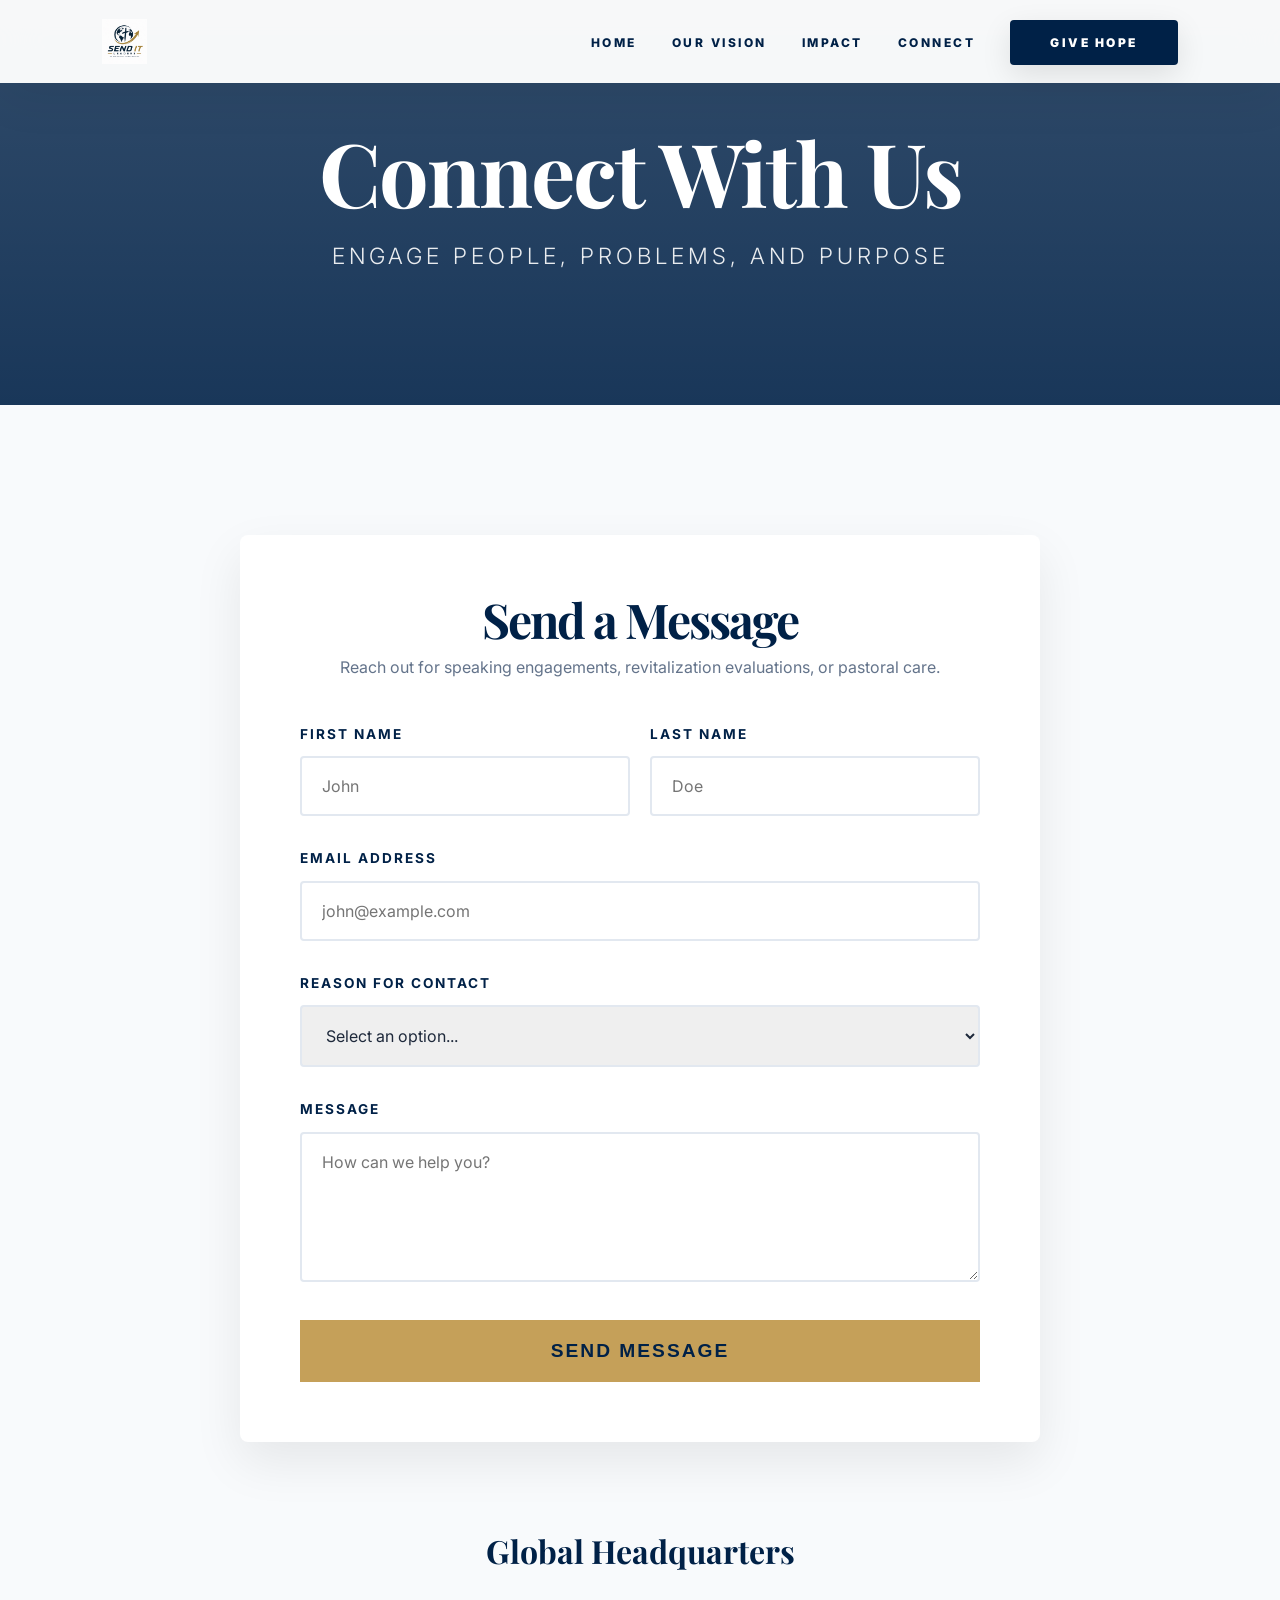
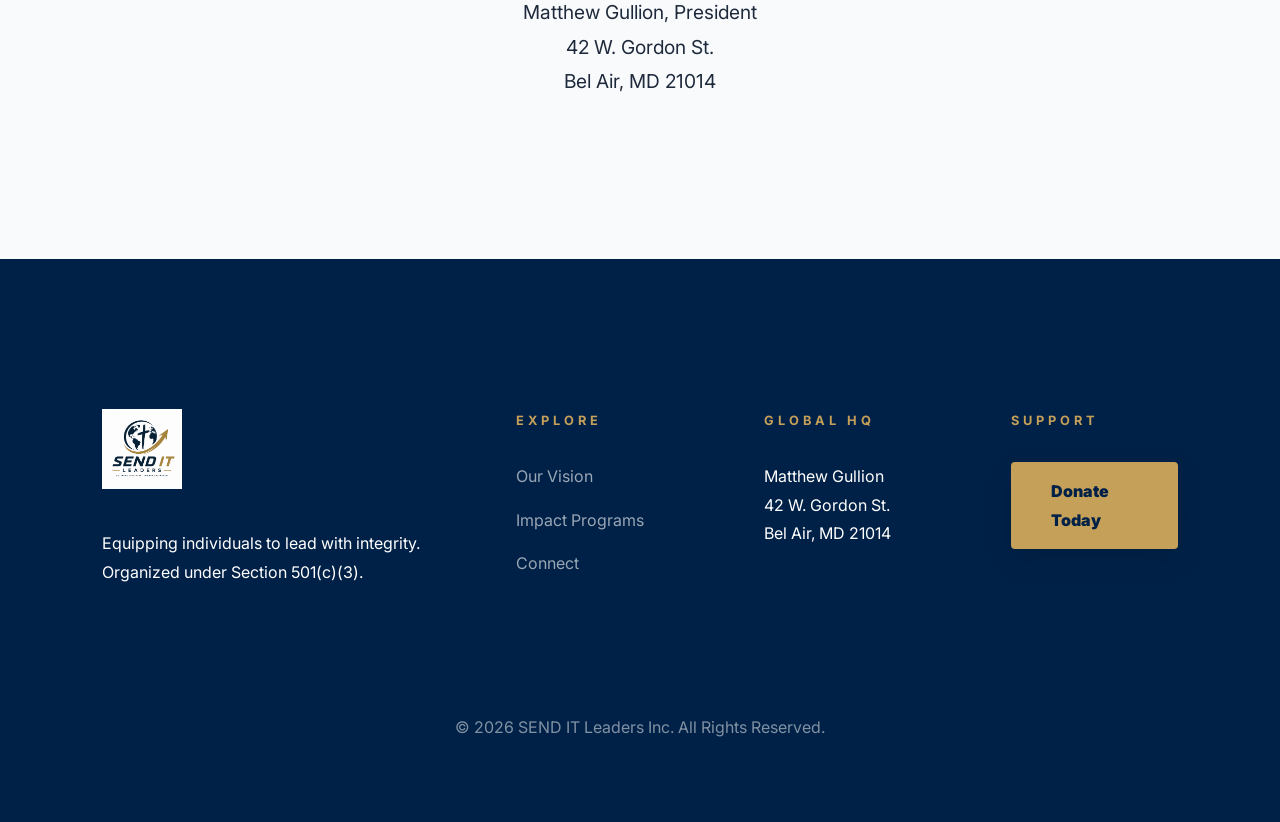
<file: contact.html>
<!DOCTYPE html>
<html lang="en">
<head>
    <meta charset="UTF-8">
    <meta name="viewport" content="width=device-width, initial-scale=1.0">
    <title>Connect | SEND IT LEADERS</title>
    <meta name="description" content="Get in touch with SEND IT LEADERS. Connect with us to learn more about our mission and programs.">
    <meta property="og:title" content="Connect | SEND IT LEADERS">
    <meta property="og:description" content="Get in touch with SEND IT LEADERS. Connect with us to learn more about our mission and programs.">
    <meta property="og:image" content="https://senditleaders.com/logo.jpeg">
    <meta property="og:url" content="https://senditleaders.com/contact.html">
    <meta property="og:type" content="website">
    <meta property="og:site_name" content="SEND IT LEADERS">
    <meta name="twitter:card" content="summary_large_image">
    <link rel="icon" type="image/jpeg" href="logo.jpeg">
    <link rel="stylesheet" href="style.css">
</head>
<body style="background: #f8fafc;">

    <header id="header" class="active">
        <div class="nav-flex">
            <a href="index.html" class="brand" style="color: var(--navy);"><img src="logo.jpeg" alt="Send It Leaders" class="brand-logo">SEND IT <span>LEADERS</span></a>
            <button class="hamburger" onclick="document.getElementById('mobile-menu').classList.add('open')" aria-label="Menu">
                <span></span><span></span><span></span>
            </button>
            <ul class="menu-list" id="mobile-menu">
                <li class="mobile-close-li"><button class="mobile-close" onclick="document.getElementById('mobile-menu').classList.remove('open')" aria-label="Close menu">&times;</button></li>
                <li><a href="index.html" style="color: var(--navy);">Home</a></li>
                <li><a href="about.html" style="color: var(--navy);">Our Vision</a></li>
                <li><a href="programs.html" style="color: var(--navy);">Impact</a></li>
                <li><a href="contact.html" style="color: var(--navy);">Connect</a></li>
                <li><a href="give.html" class="btn-cta-nav" style="background: var(--navy); color: var(--white) !important;">Give Hope</a></li>
            </ul>
        </div>
    </header>

    <section class="inner-masthead" style="height: 45vh;">
        <div class="inner-hero-parallax" style="background-image: linear-gradient(rgba(0,33,71,0.8), rgba(0,33,71,0.9)), url('https://images.unsplash.com/photo-1523240795612-9a054b0db644?q=80&w=2400');"></div>
        <div class="inner-hero-inner">
            <h1>Connect With Us</h1>
            <p>Engage People, Problems, and Purpose</p>
        </div>
    </section>

    <section class="section-flow visible" style="padding-top: 50px;">
        <div class="form-wrapper">
            <div style="text-align: center; margin-bottom: 40px;">
                <h2 style="font-size: 3rem; margin-bottom: 10px;">Send a Message</h2>
                <p style="color: var(--text-muted);">Reach out for speaking engagements, revitalization evaluations, or pastoral care.</p>
            </div>

            <form id="contact-form">
                <div style="display: grid; grid-template-columns: 1fr 1fr; gap: 20px;">
                    <div class="form-group">
                        <label for="fname">First Name</label>
                        <input type="text" id="fname" class="form-control" placeholder="John" required>
                    </div>
                    <div class="form-group">
                        <label for="lname">Last Name</label>
                        <input type="text" id="lname" class="form-control" placeholder="Doe" required>
                    </div>
                </div>

                <div class="form-group">
                    <label for="email">Email Address</label>
                    <input type="email" id="email" class="form-control" placeholder="john@example.com" required>
                </div>

                <div class="form-group">
                    <label for="subject">Reason for Contact</label>
                    <select id="subject" class="form-control" required>
                        <option value="">Select an option...</option>
                        <option value="Speaking & Teaching Inquiry">Speaking & Teaching Inquiry</option>
                        <option value="Counseling & Consolation">Counseling & Consolation</option>
                        <option value="Revitalization Evaluation">Revitalization Evaluation</option>
                        <option value="General Inquiry">General Inquiry</option>
                    </select>
                </div>

                <div class="form-group">
                    <label for="message">Message</label>
                    <textarea id="message" class="form-control" placeholder="How can we help you?" required></textarea>
                </div>

                <button type="submit" class="submit-btn" id="submit-btn">Send Message</button>
                <div id="form-status" style="text-align: center; margin-top: 15px; display: none;"></div>
            </form>

            <script>
                document.getElementById('contact-form').addEventListener('submit', async function(e) {
                    e.preventDefault();
                    const btn = document.getElementById('submit-btn');
                    const status = document.getElementById('form-status');

                    btn.disabled = true;
                    btn.textContent = 'Sending...';
                    btn.style.opacity = '0.6';

                    const data = {
                        'First Name': document.getElementById('fname').value,
                        'Last Name': document.getElementById('lname').value,
                        'Email': document.getElementById('email').value,
                        'Reason for Contact': document.getElementById('subject').value,
                        'Message': document.getElementById('message').value,
                        '_subject': 'New Contact from SendItLeaders.com',
                        '_captcha': 'false',
                        '_template': 'box'
                    };

                    try {
                        const res = await fetch('https://formsubmit.co/ajax/info@senditleaders.com', {
                            method: 'POST',
                            headers: { 'Content-Type': 'application/json', 'Accept': 'application/json' },
                            body: JSON.stringify(data)
                        });

                        if (res.ok) {
                            status.style.display = 'block';
                            status.innerHTML = '<p style="color: var(--gold); font-weight: 700; font-size: 1.2rem;">Message Sent Successfully!</p><p style="color: var(--text-muted);">We\'ll get back to you as soon as possible.</p>';
                            document.getElementById('contact-form').reset();
                            btn.textContent = 'Sent!';
                            btn.style.background = 'var(--navy)';
                            btn.style.color = 'var(--gold)';
                        } else {
                            throw new Error('Failed');
                        }
                    } catch (err) {
                        status.style.display = 'block';
                        status.innerHTML = '<p style="color: #e74c3c; font-weight: 700;">Something went wrong. Please email us directly at info@senditleaders.com</p>';
                        btn.disabled = false;
                        btn.textContent = 'Send Message';
                        btn.style.opacity = '1';
                    }
                });
            </script>
        </div>
        
        <div style="text-align: center; margin-top: 80px;">
            <h3 style="font-family: 'Playfair Display', serif; font-size: 2rem; color: var(--navy); margin-bottom: 15px;">Global Headquarters</h3>
            <p style="font-size: 1.2rem; color: var(--slate);">Matthew Gullion, President<br>42 W. Gordon St.<br>Bel Air, MD 21014</p>
        </div>
    </section>

    <footer>
        <div class="footer-main-grid">
            <div>
                <div class="footer-logo"><img src="logo.jpeg" alt="Send It Leaders" style="height: 80px; margin-bottom: 15px; display: block;"></div>
                <p>Equipping individuals to lead with integrity. Organized under Section 501(c)(3).</p>
            </div>
            <div>
                <h4>Explore</h4>
                <a href="about.html">Our Vision</a>
                <a href="programs.html">Impact Programs</a>
                <a href="contact.html">Connect</a>
            </div>
            <div>
                <h4>Global HQ</h4>
                <p>Matthew Gullion<br>42 W. Gordon St.<br>Bel Air, MD 21014</p>
            </div>
            <div>
                <h4>Support</h4>
                <a href="give.html" class="btn-cta-nav">Donate Today</a>
            </div>
        </div>
        <div style="margin-top: 120px; text-align: center; opacity: 0.5;">
            <p>&copy; 2026 SEND IT Leaders Inc. All Rights Reserved.</p>
        </div>
    </footer>
</body>
</html>
</file>
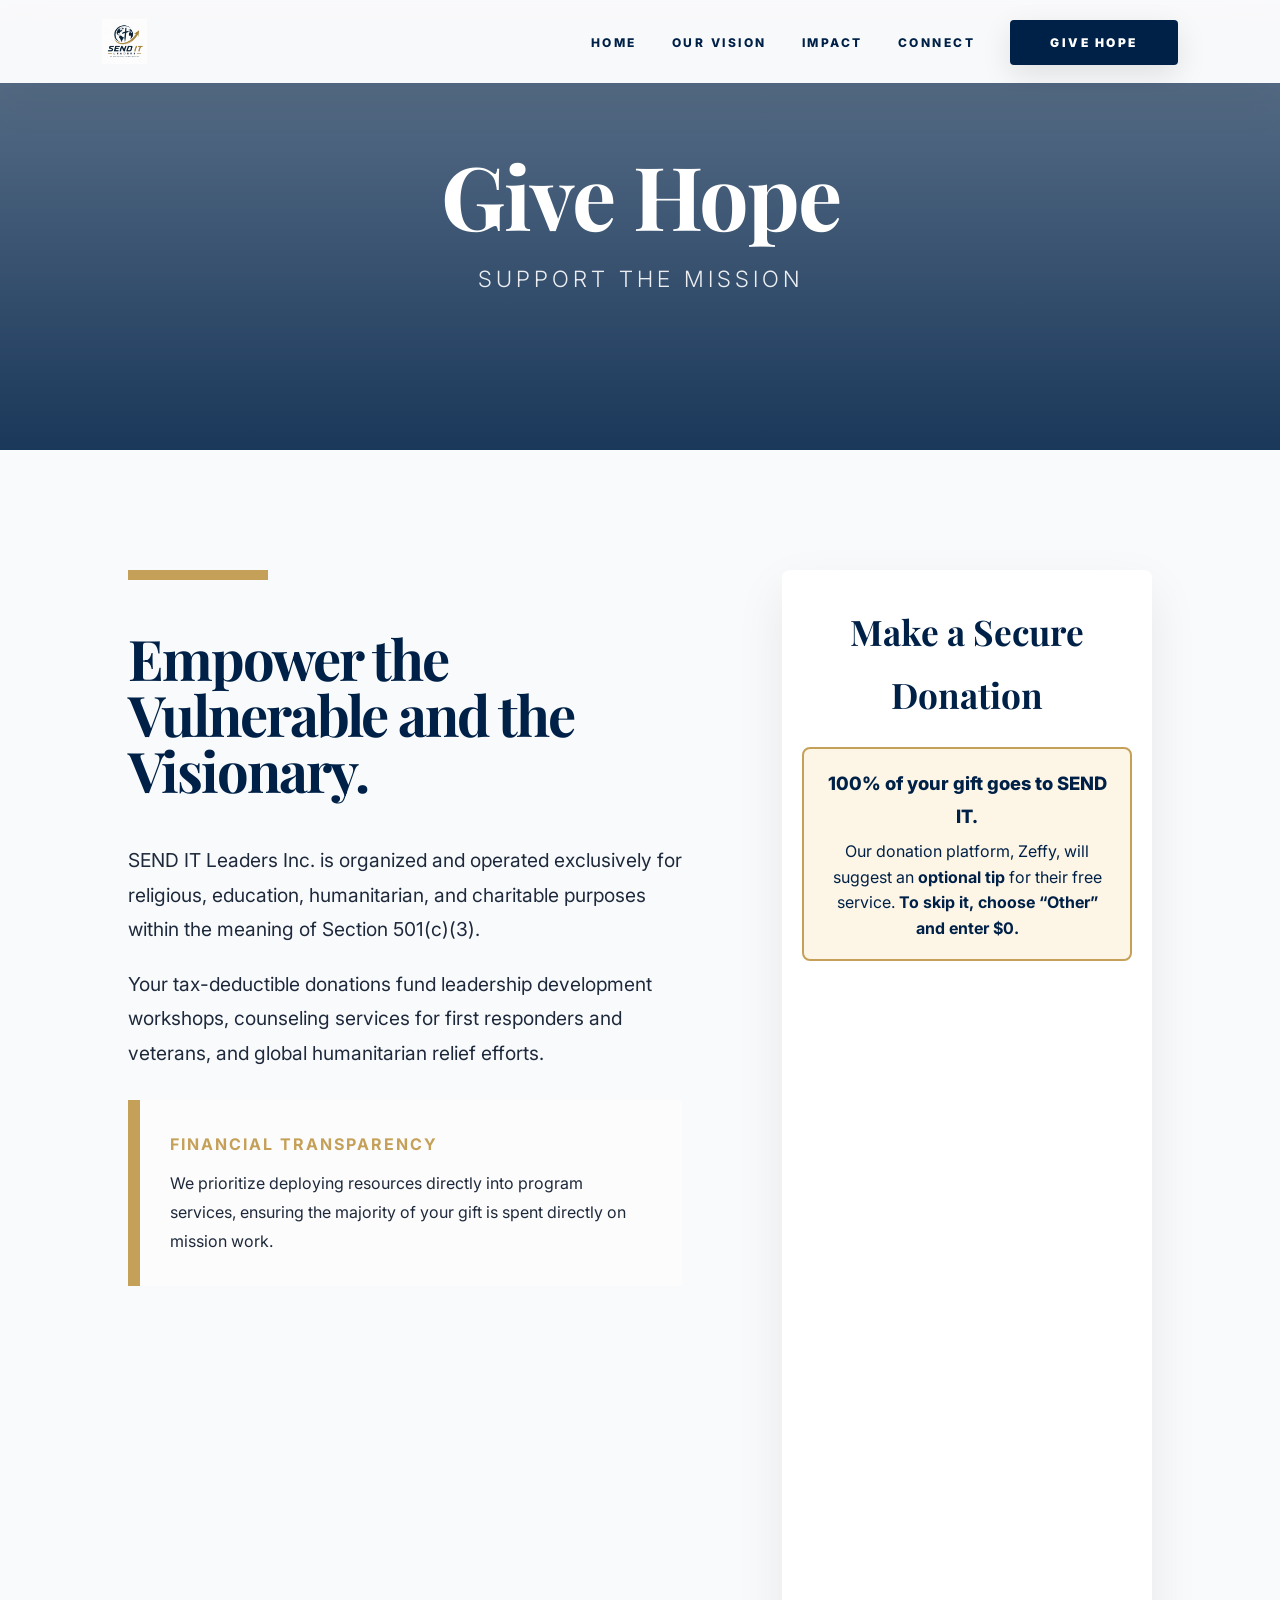
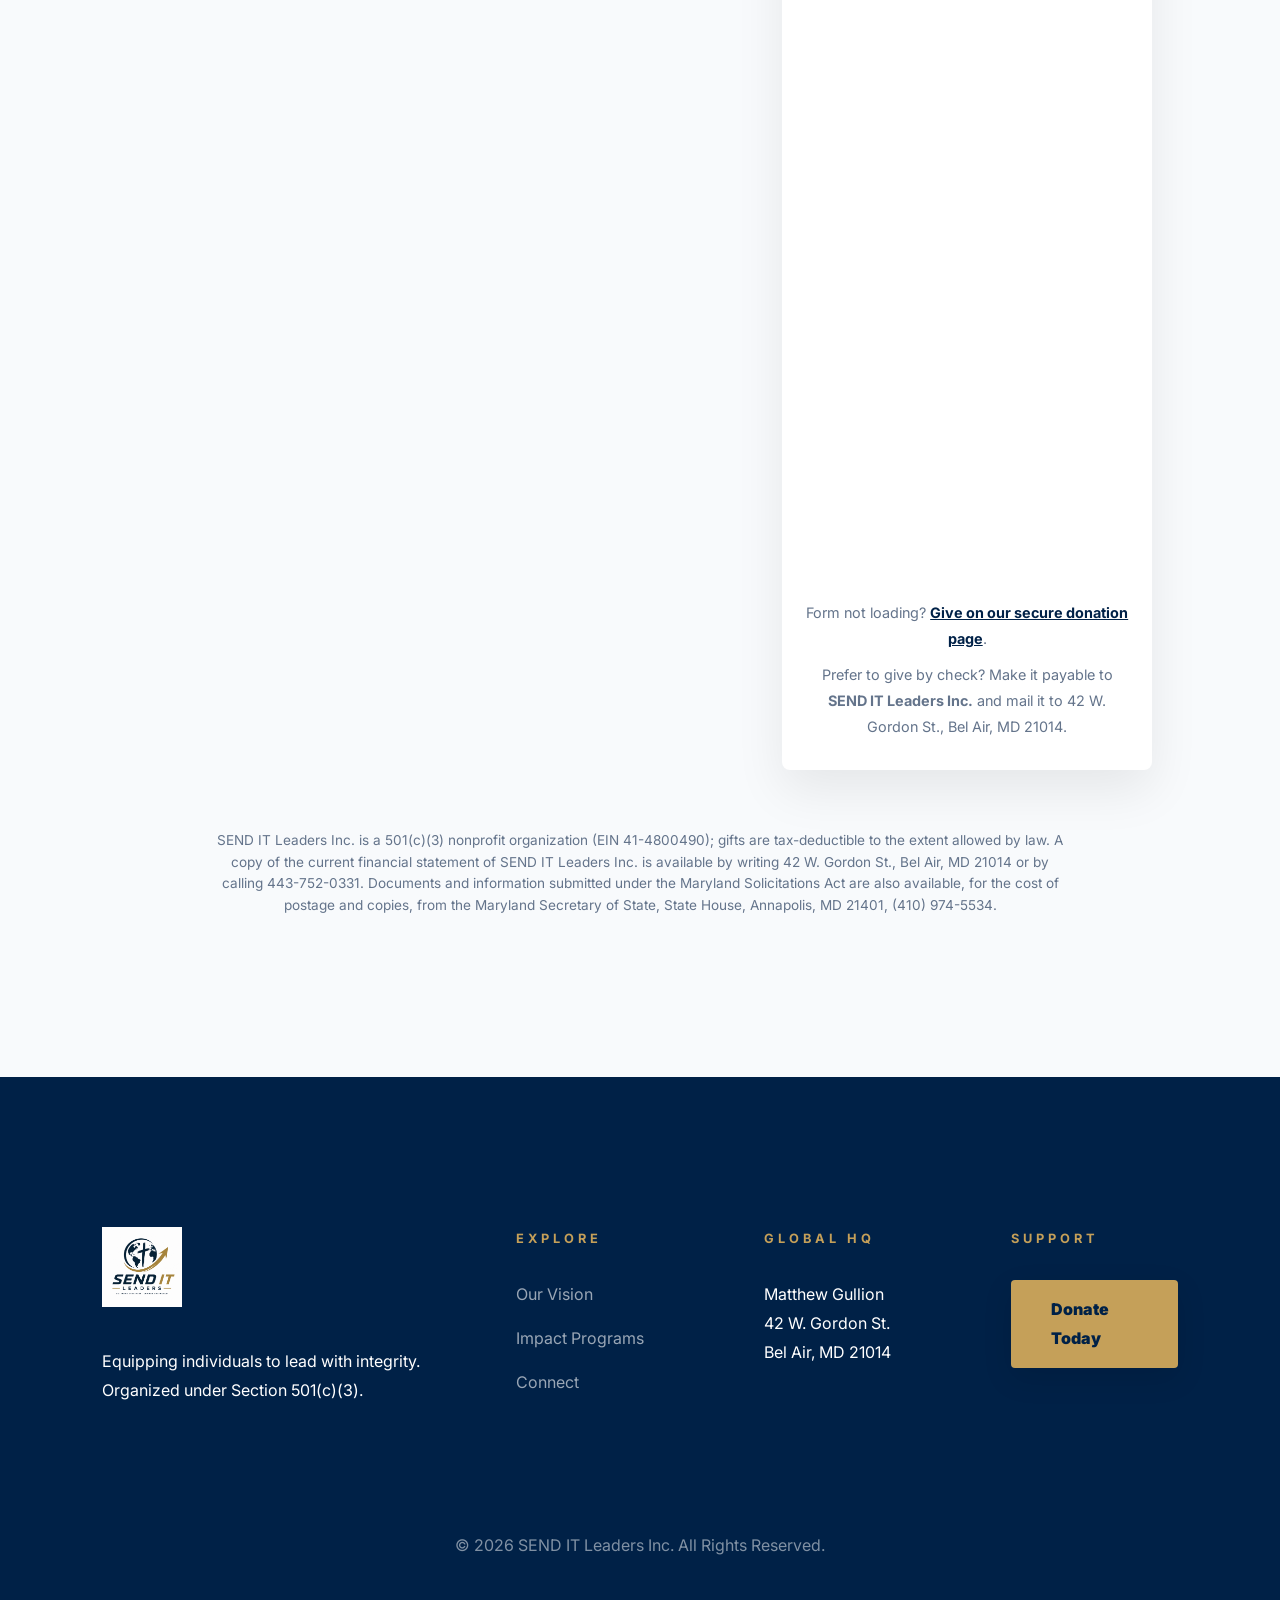
<file: give.html>
<!DOCTYPE html>
<html lang="en">
<head>
    <meta charset="UTF-8">
    <meta name="viewport" content="width=device-width, initial-scale=1.0">
    <title>Give Hope | SEND IT LEADERS</title>
    <meta name="description" content="Support SEND IT LEADERS. Your donation empowers leaders and strengthens communities worldwide.">
    <meta property="og:title" content="Give Hope | SEND IT LEADERS">
    <meta property="og:description" content="Support SEND IT LEADERS. Your donation empowers leaders and strengthens communities worldwide.">
    <meta property="og:image" content="https://senditleaders.com/logo.jpeg">
    <meta property="og:url" content="https://senditleaders.com/give.html">
    <meta property="og:type" content="website">
    <meta property="og:site_name" content="SEND IT LEADERS">
    <meta name="twitter:card" content="summary_large_image">
    <link rel="icon" type="image/jpeg" href="logo.jpeg">
    <link rel="stylesheet" href="style.css">
</head>
<body style="background: #f8fafc;">

    <header id="header" class="active">
        <div class="nav-flex">
            <a href="index.html" class="brand" style="color: var(--navy);"><img src="logo.jpeg" alt="Send It Leaders" class="brand-logo">SEND IT <span>LEADERS</span></a>
            <button class="hamburger" onclick="document.getElementById('mobile-menu').classList.add('open')" aria-label="Menu">
                <span></span><span></span><span></span>
            </button>
            <ul class="menu-list" id="mobile-menu">
                <li class="mobile-close-li"><button class="mobile-close" onclick="document.getElementById('mobile-menu').classList.remove('open')" aria-label="Close menu">&times;</button></li>
                <li><a href="index.html" style="color: var(--navy);">Home</a></li>
                <li><a href="about.html" style="color: var(--navy);">Our Vision</a></li>
                <li><a href="programs.html" style="color: var(--navy);">Impact</a></li>
                <li><a href="contact.html" style="color: var(--navy);">Connect</a></li>
                <li><a href="give.html" class="btn-cta-nav" style="background: var(--navy); color: var(--white) !important;">Give Hope</a></li>
            </ul>
        </div>
    </header>

    <section class="inner-masthead" style="height: 50vh;">
        <div class="inner-hero-parallax" style="background-image: linear-gradient(rgba(0,33,71,0.6), rgba(0,33,71,0.9)), url('https://images.unsplash.com/photo-1469571486292-0ba58a3f068b?q=80&w=2400'); background-position: top;"></div>
        <div class="inner-hero-inner">
            <h1>Give Hope</h1>
            <p>Support The Mission</p>
        </div>
    </section>

    <section class="section-flow visible" style="padding-top: 40px;">
        <div class="modern-grid" style="align-items: flex-start;">
            
            <div class="content-side">
                <div class="divider-gold"></div>
                <h2 style="font-size: 3.5rem;">Empower the Vulnerable and the Visionary.</h2>
                <p style="font-size: 1.2rem; margin-bottom: 20px;">SEND IT Leaders Inc. is organized and operated exclusively for religious, education, humanitarian, and charitable purposes within the meaning of Section 501(c)(3).</p>
                <p style="font-size: 1.2rem; margin-bottom: 30px;">Your tax-deductible donations fund leadership development workshops, counseling services for first responders and veterans, and global humanitarian relief efforts.</p>
                
                <div class="feature-box" style="padding: 30px;">
                    <h4 style="color: var(--gold); text-transform: uppercase; letter-spacing: 2px; margin-bottom: 10px;">Financial Transparency</h4>
                    <p style="font-size: 1rem; margin: 0;">We prioritize deploying resources directly into program services, ensuring the majority of your gift is spent directly on mission work.</p>
                </div>
            </div>

            <div class="form-wrapper" style="margin: 0; padding: 30px 20px; width: 100%;">
                <h3 style="font-family: 'Playfair Display', serif; font-size: 2.2rem; color: var(--navy); margin-bottom: 20px; text-align: center;">Make a Secure Donation</h3>

                <div style="background: #fdf6e7; border: 2px solid var(--gold); border-radius: 8px; padding: 18px 20px; margin-bottom: 24px; text-align: center; color: var(--navy);">
                    <p style="font-size: 1.15rem; font-weight: 800; margin: 0 0 6px;">100% of your gift goes to SEND IT.</p>
                    <p style="font-size: 1rem; line-height: 1.6; margin: 0;">
                        Our donation platform, Zeffy, will suggest an <strong>optional tip</strong> for their free service.
                        <strong>To skip it, choose &ldquo;Other&rdquo; and enter $0.</strong>
                    </p>
                </div>

                <!-- Zeffy donation form ("Donate to Change Lives"). Payments, receipts and the board workbook sync all run through Zeffy. -->
                <div style="position: relative; overflow: hidden; height: 1200px; width: 100%;">
                    <iframe title="Donation form powered by Zeffy"
                            src="https://www.zeffy.com/embed/donation-form/donate-to-change-lives-29534"
                            style="position: absolute; border: 0; top: 0; left: 0; bottom: 0; right: 0; width: 100%; height: 100%;"
                            allow="payment" allowpaymentrequest allowtransparency="true"></iframe>
                </div>
                <p style="text-align: center; font-size: 0.9rem; color: var(--text-muted); margin-top: 15px;">
                    Form not loading? <a href="https://www.zeffy.com/donation-form/donate-to-change-lives-29534" target="_blank" rel="noopener" style="color: var(--navy); font-weight: 700;">Give on our secure donation page</a>.
                </p>
                <p style="text-align: center; font-size: 0.9rem; color: var(--text-muted); margin-top: 10px;">
                    Prefer to give by check? Make it payable to <strong>SEND IT Leaders Inc.</strong> and mail it to 42 W. Gordon St., Bel Air, MD 21014.
                </p>
            </div>

        </div>
        <p style="max-width: 900px; margin: 60px auto 0; padding: 0 20px; text-align: center; font-size: 0.85rem; line-height: 1.6; color: var(--text-muted);">
            SEND IT Leaders Inc. is a 501(c)(3) nonprofit organization (EIN 41-4800490); gifts are tax-deductible to the extent allowed by law.
            A copy of the current financial statement of SEND IT Leaders Inc. is available by writing 42 W. Gordon St., Bel Air, MD 21014 or by calling 443-752-0331.
            Documents and information submitted under the Maryland Solicitations Act are also available, for the cost of postage and copies, from the Maryland Secretary of State, State House, Annapolis, MD 21401, (410) 974-5534.
        </p>
    </section>

    <footer>
        <div class="footer-main-grid">
            <div>
                <div class="footer-logo"><img src="logo.jpeg" alt="Send It Leaders" style="height: 80px; margin-bottom: 15px; display: block;"></div>
                <p>Equipping individuals to lead with integrity. Organized under Section 501(c)(3).</p>
            </div>
            <div>
                <h4>Explore</h4>
                <a href="about.html">Our Vision</a>
                <a href="programs.html">Impact Programs</a>
                <a href="contact.html">Connect</a>
            </div>
            <div>
                <h4>Global HQ</h4>
                <p>Matthew Gullion<br>42 W. Gordon St.<br>Bel Air, MD 21014</p>
            </div>
            <div>
                <h4>Support</h4>
                <a href="give.html" class="btn-cta-nav">Donate Today</a>
            </div>
        </div>
        <div style="margin-top: 120px; text-align: center; opacity: 0.5;">
            <p>&copy; 2026 SEND IT Leaders Inc. All Rights Reserved.</p>
        </div>
    </footer>
</body>
</html>
</file>
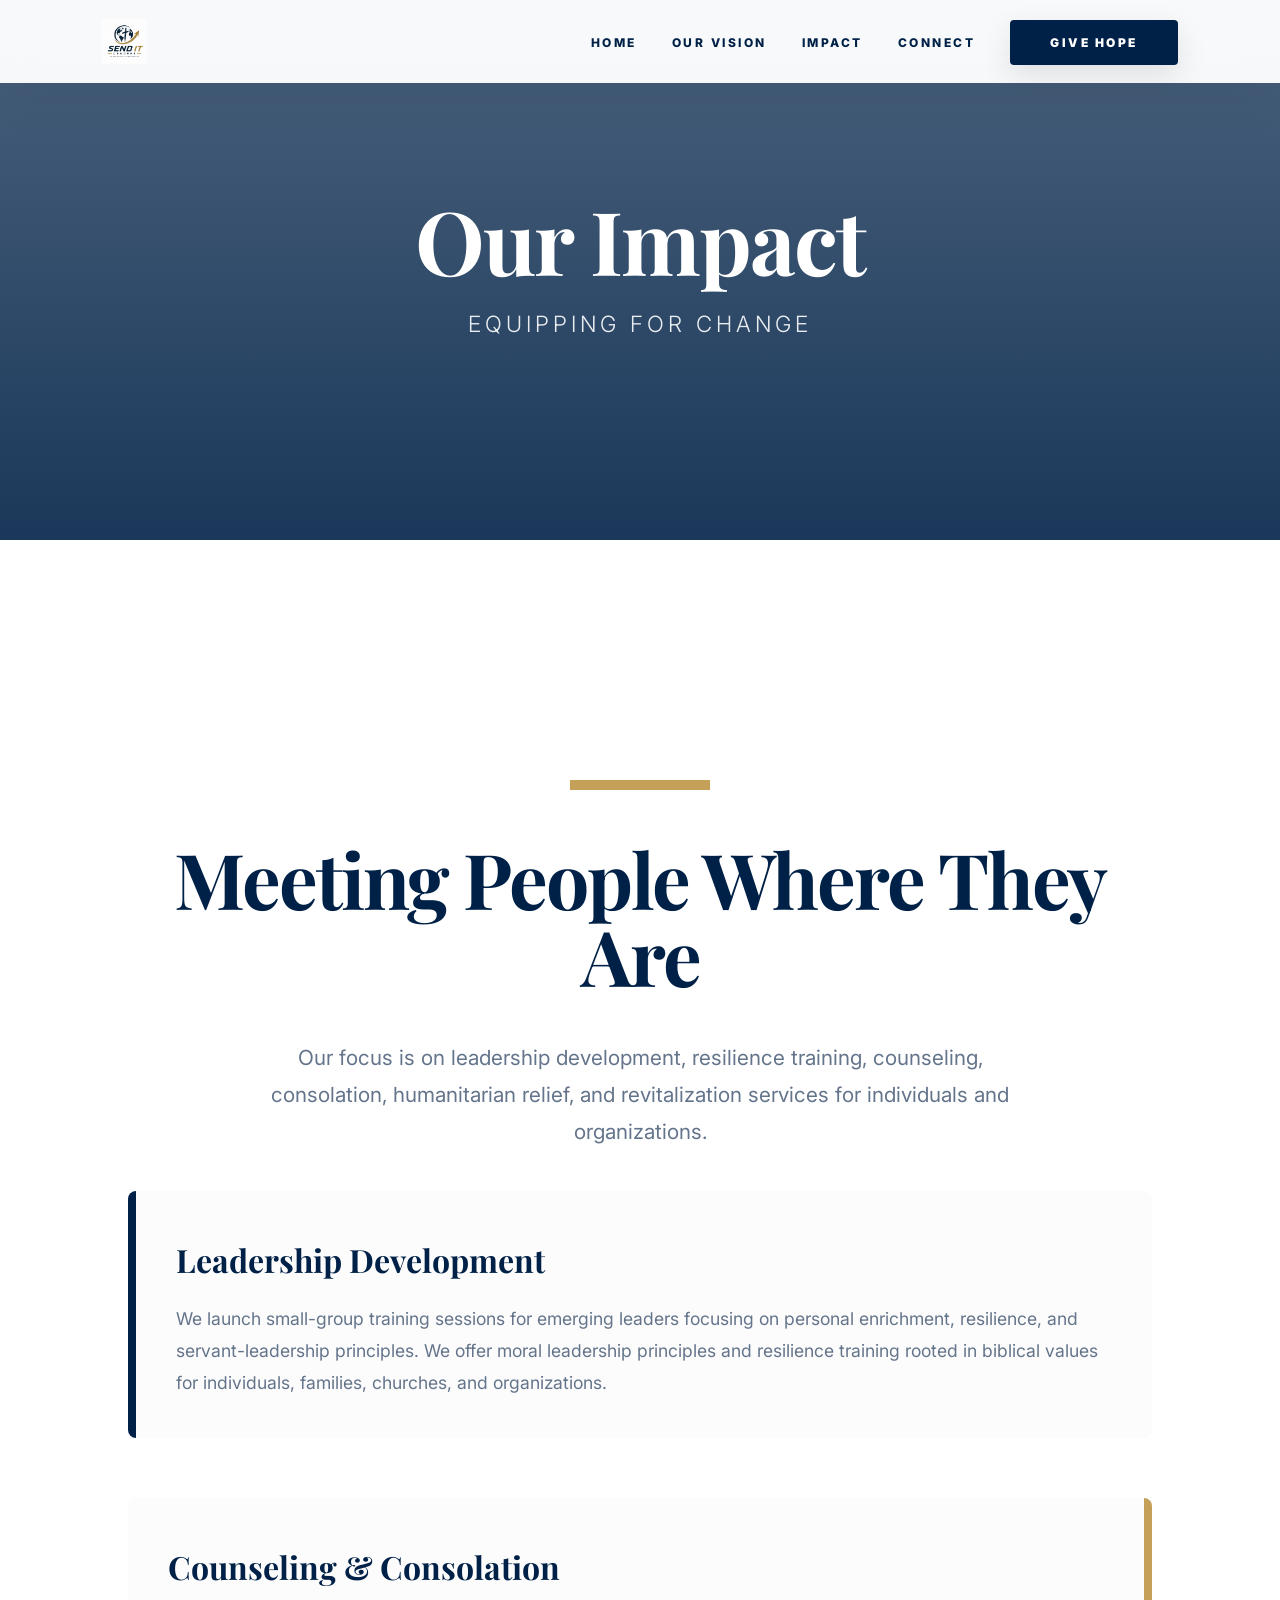
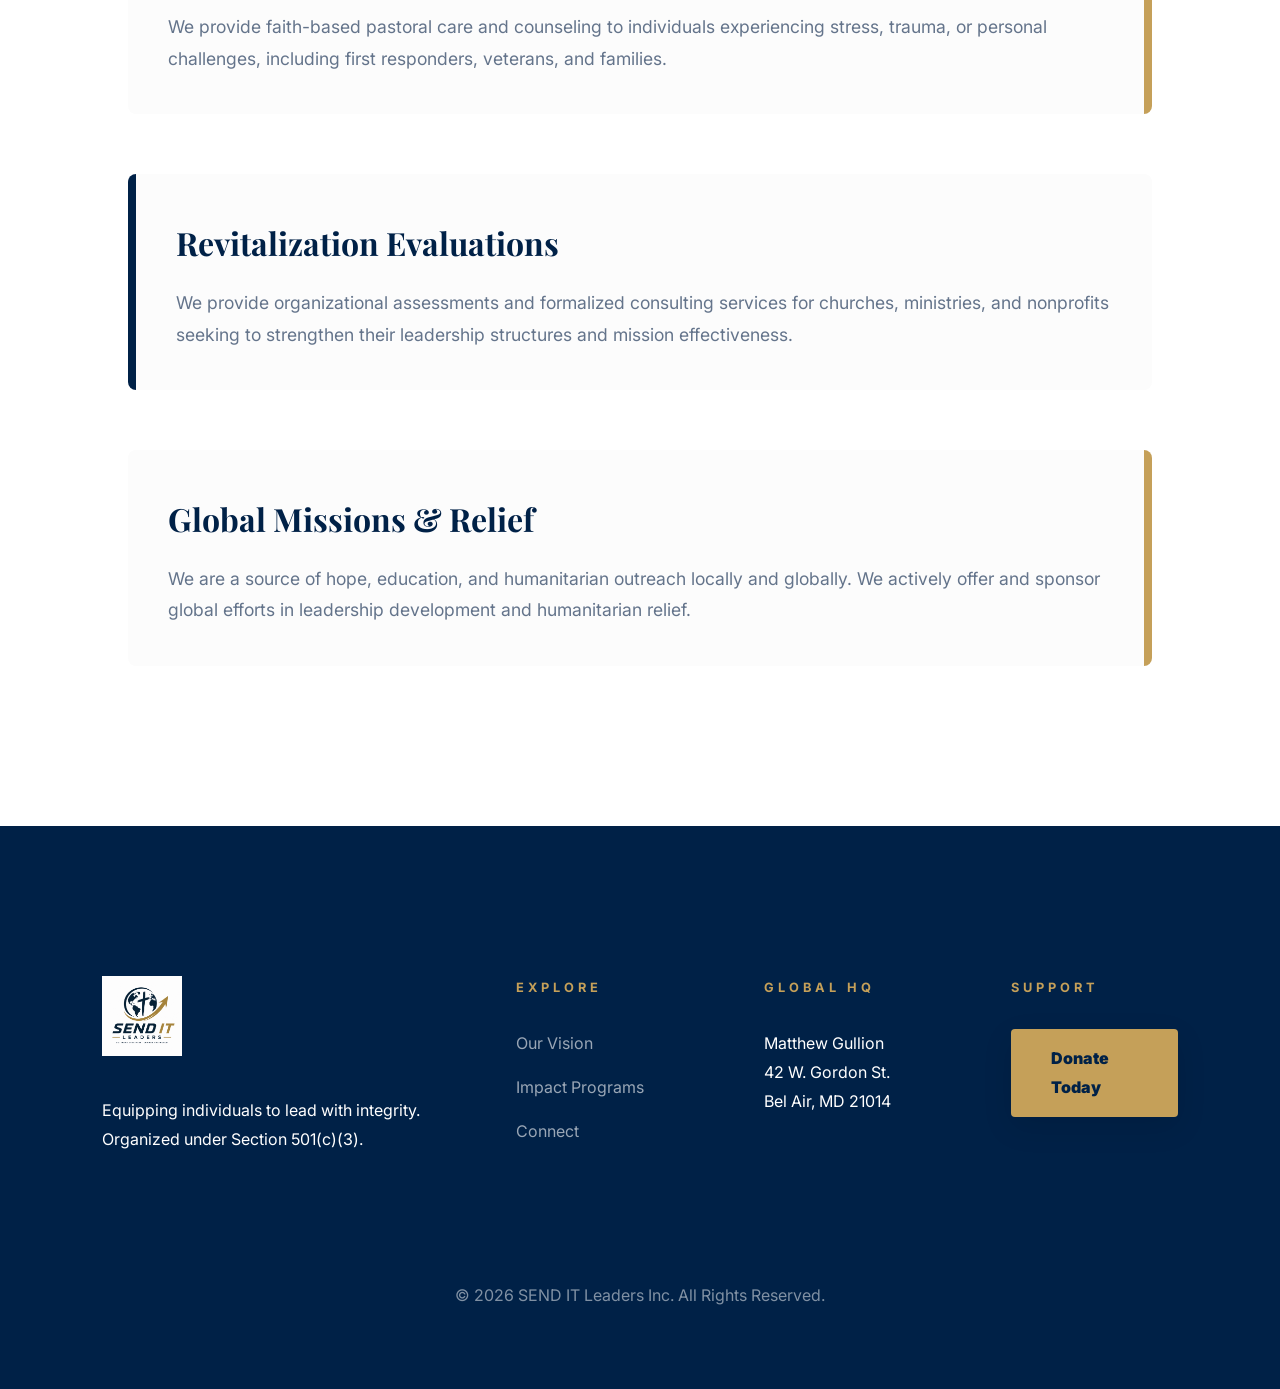
<file: programs.html>
<!DOCTYPE html>
<html lang="en">
<head>
    <meta charset="UTF-8">
    <meta name="viewport" content="width=device-width, initial-scale=1.0">
    <title>Impact | SEND IT LEADERS</title>
    <meta name="description" content="Explore SEND IT LEADERS impact programs — leadership development, humanitarian services, and global outreach.">
    <meta property="og:title" content="Impact | SEND IT LEADERS">
    <meta property="og:description" content="Explore SEND IT LEADERS impact programs — leadership development, humanitarian services, and global outreach.">
    <meta property="og:image" content="https://senditleaders.com/logo.jpeg">
    <meta property="og:url" content="https://senditleaders.com/programs.html">
    <meta property="og:type" content="website">
    <meta property="og:site_name" content="SEND IT LEADERS">
    <meta name="twitter:card" content="summary_large_image">
    <link rel="icon" type="image/jpeg" href="logo.jpeg">
    <link rel="stylesheet" href="style.css">
</head>
<body>

    <header id="header" class="active">
        <div class="nav-flex">
            <a href="index.html" class="brand" style="color: var(--navy);"><img src="logo.jpeg" alt="Send It Leaders" class="brand-logo">SEND IT <span>LEADERS</span></a>
            <button class="hamburger" onclick="document.getElementById('mobile-menu').classList.add('open')" aria-label="Menu">
                <span></span><span></span><span></span>
            </button>
            <ul class="menu-list" id="mobile-menu">
                <li class="mobile-close-li"><button class="mobile-close" onclick="document.getElementById('mobile-menu').classList.remove('open')" aria-label="Close menu">&times;</button></li>
                <li><a href="index.html" style="color: var(--navy);">Home</a></li>
                <li><a href="about.html" style="color: var(--navy);">Our Vision</a></li>
                <li><a href="programs.html" style="color: var(--navy);">Impact</a></li>
                <li><a href="contact.html" style="color: var(--navy);">Connect</a></li>
                <li><a href="give.html" class="btn-cta-nav" style="background: var(--navy); color: var(--white) !important;">Give Hope</a></li>
            </ul>
        </div>
    </header>

    <section class="inner-masthead">
        <div class="inner-hero-parallax" style="background-image: linear-gradient(rgba(0,33,71,0.7), rgba(0,33,71,0.9)), url('https://images.unsplash.com/photo-1521737604893-d14cc237f11d?q=80&w=2400');"></div>
        <div class="inner-hero-inner">
            <h1>Our Impact</h1>
            <p>Equipping for Change</p>
        </div>
    </section>

    <section class="section-flow visible">
        <div class="flex-center">
            <div class="divider-gold"></div>
            <h2>Meeting People Where They Are</h2>
            <p style="font-size: 1.3rem; max-width: 800px; color: var(--text-muted);">Our focus is on leadership development, resilience training, counseling, consolation, humanitarian relief, and revitalization services for individuals and organizations.</p>
        </div>

        <div class="impact-list">
            <div class="impact-item">
                <div style="flex: 1;">
                    <h3>Leadership Development</h3>
                    <p>We launch small-group training sessions for emerging leaders focusing on personal enrichment, resilience, and servant-leadership principles. We offer moral leadership principles and resilience training rooted in biblical values for individuals, families, churches, and organizations.</p>
                </div>
            </div>
            
            <div class="impact-item alt">
                <div style="flex: 1;">
                    <h3>Counseling & Consolation</h3>
                    <p>We provide faith-based pastoral care and counseling to individuals experiencing stress, trauma, or personal challenges, including first responders, veterans, and families.</p>
                </div>
            </div>

            <div class="impact-item">
                <div style="flex: 1;">
                    <h3>Revitalization Evaluations</h3>
                    <p>We provide organizational assessments and formalized consulting services for churches, ministries, and nonprofits seeking to strengthen their leadership structures and mission effectiveness.</p>
                </div>
            </div>

            <div class="impact-item alt">
                <div style="flex: 1;">
                    <h3>Global Missions & Relief</h3>
                    <p>We are a source of hope, education, and humanitarian outreach locally and globally. We actively offer and sponsor global efforts in leadership development and humanitarian relief.</p>
                </div>
            </div>
        </div>
    </section>

    <footer>
        <div class="footer-main-grid">
            <div>
                <div class="footer-logo"><img src="logo.jpeg" alt="Send It Leaders" style="height: 80px; margin-bottom: 15px; display: block;"></div>
                <p>Equipping individuals to lead with integrity. Organized under Section 501(c)(3).</p>
            </div>
            <div>
                <h4>Explore</h4>
                <a href="about.html">Our Vision</a>
                <a href="programs.html">Impact Programs</a>
                <a href="contact.html">Connect</a>
            </div>
            <div>
                <h4>Global HQ</h4>
                <p>Matthew Gullion<br>42 W. Gordon St.<br>Bel Air, MD 21014</p>
            </div>
            <div>
                <h4>Support</h4>
                <a href="give.html" class="btn-cta-nav">Donate Today</a>
            </div>
        </div>
        <div style="margin-top: 120px; text-align: center; opacity: 0.5;">
            <p>&copy; 2026 SEND IT Leaders Inc. All Rights Reserved.</p>
        </div>
    </footer>
</body>
</html>
</file>
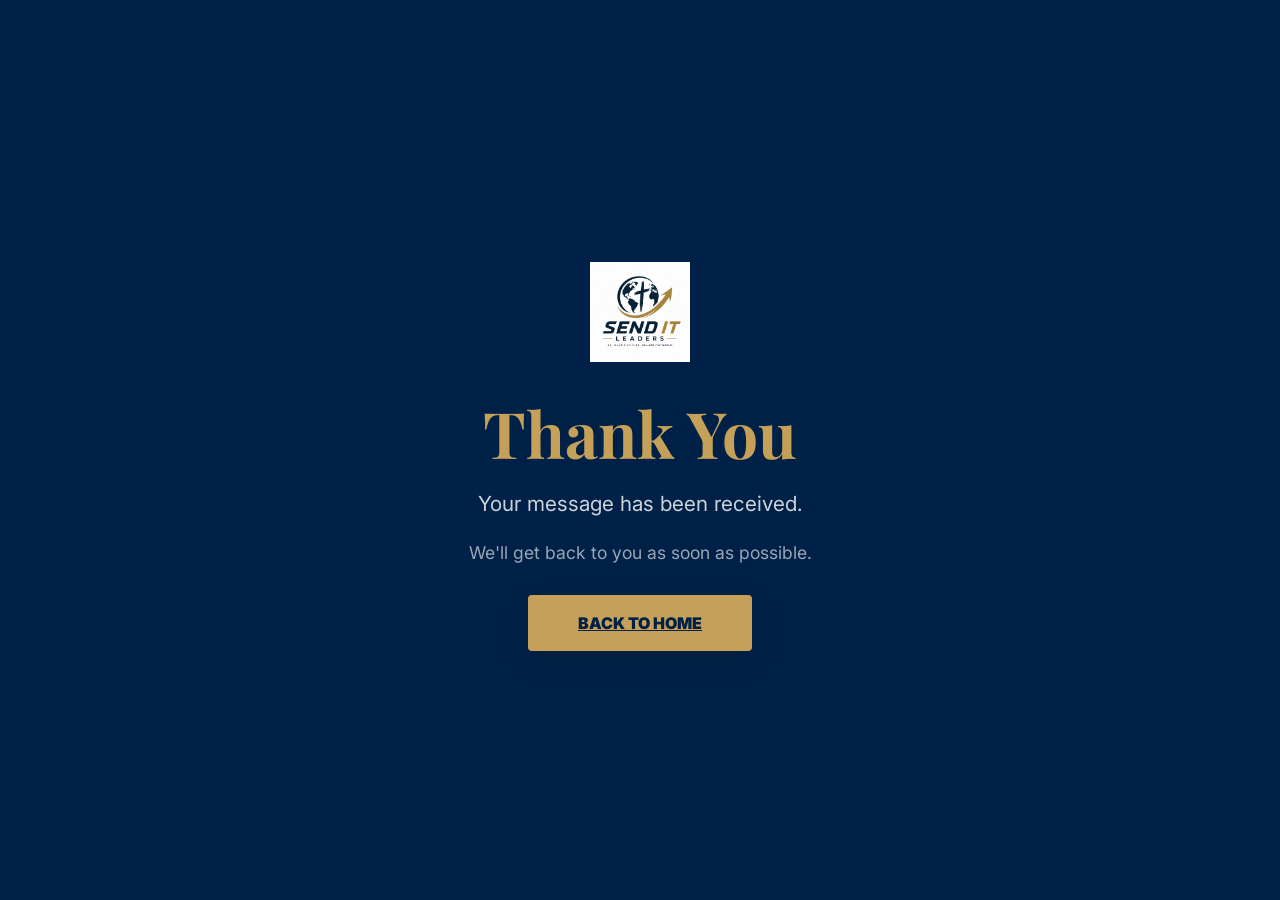
<file: thank-you.html>
<!DOCTYPE html>
<html lang="en">
<head>
    <meta charset="UTF-8">
    <meta name="viewport" content="width=device-width, initial-scale=1.0">
    <title>Thank You | SEND IT LEADERS</title>
    <link rel="icon" type="image/jpeg" href="logo.jpeg">
    <link rel="stylesheet" href="style.css">
</head>
<body style="background: var(--navy); color: var(--white); display: flex; flex-direction: column; min-height: 100vh;">
    <div style="flex: 1; display: flex; align-items: center; justify-content: center; text-align: center; padding: 40px;">
        <div>
            <img src="logo.jpeg" alt="Send It Leaders" style="height: 100px; margin-bottom: 30px;">
            <h1 style="font-family: 'Playfair Display', serif; font-size: 4rem; color: var(--gold); line-height: 1; margin-bottom: 20px;">Thank You</h1>
            <p style="font-size: 1.3rem; opacity: 0.8; margin-bottom: 15px;">Your message has been received.</p>
            <p style="font-size: 1.1rem; opacity: 0.6; margin-bottom: 40px;">We'll get back to you as soon as possible.</p>
            <a href="index.html" class="btn-cta-nav" style="background: var(--gold); padding: 18px 50px; font-size: 1rem;">BACK TO HOME</a>
        </div>
    </div>
</body>
</html>
</file>
<file: style.css>
/* SEND IT LEADERS - GLOBAL CORE STYLESHEET
    VERSION: 3.0 ELITE 
*/

@import url('https://fonts.googleapis.com/css2?family=Inter:wght@300;400;600;700;800;900&family=Playfair+Display:ital,wght@0,700;0,900;1,700;1,900&display=swap');

:root {
    --navy: #002147;
    --gold: #C5A059;
    --gold-hover: #b38f4d;
    --white: #ffffff;
    --off-white: #fcfcfc;
    --slate: #1e293b;
    --text-muted: #64748b;
    --section-gap: 160px;
    --transition-ultra: all 0.9s cubic-bezier(0.23, 1, 0.32, 1);
}

/* Base Reset & Smoothness */
* { margin: 0; padding: 0; box-sizing: border-box; outline: none; }
html { scroll-behavior: smooth; overflow-x: hidden; font-size: 16px; }
body { font-family: 'Inter', sans-serif; background: var(--white); color: var(--slate); line-height: 1.8; -webkit-font-smoothing: antialiased; }

/* Custom Scrollbar for Pro Feel */
::-webkit-scrollbar { width: 10px; }
::-webkit-scrollbar-track { background: var(--off-white); }
::-webkit-scrollbar-thumb { background: var(--navy); border-radius: 5px; }

/* --- THE SPLASH INTRO (Tebow Dynamics) --- */
#site-loader {
    position: fixed; top: 0; left: 0; width: 100%; height: 100%;
    background: var(--navy); z-index: 10000;
    display: flex; justify-content: center; align-items: center; color: var(--white);
}

.intro-text-wrapper { position: relative; text-align: center; }
.intro-word {
    position: absolute; left: 50%; top: 50%; transform: translate(-50%, -50%);
    font-family: 'Playfair Display', serif; font-size: 5rem; font-weight: 900;
    opacity: 0; filter: blur(15px); letter-spacing: -2px; width: 100vw;
    animation: masterSequence 6.5s cubic-bezier(0.19, 1, 0.22, 1) forwards;
}

@keyframes masterSequence {
    0% { opacity: 0; transform: translate(-50%, -40%); filter: blur(15px); }
    10% { opacity: 1; transform: translate(-50%, -50%); filter: blur(0); }
    18% { opacity: 0; transform: translate(-50%, -60%); filter: blur(15px); }
    100% { opacity: 0; }
}

.word-1 { animation-delay: 0.5s; }
.word-2 { animation-delay: 1.8s; }
.word-3 { animation-delay: 3.1s; }
.word-4 { animation-delay: 4.4s; color: var(--gold); font-size: 5.5rem; }

#site-loader.hidden { opacity: 0; visibility: hidden; transition: opacity 1.5s ease; }

/* --- DYNAMIC STICKY HEADER --- */
header {
    position: fixed; width: 100%; top: 0; left: 0; z-index: 9000;
    padding: 2rem 8%; transition: var(--transition-ultra);
}

header.active {
    background: rgba(255, 255, 255, 0.96);
    padding: 1.2rem 8%;
    box-shadow: 0 15px 50px rgba(0,0,0,0.06);
    backdrop-filter: blur(20px);
}

.nav-flex { display: flex; justify-content: space-between; align-items: center; max-width: 1800px; margin: 0 auto; }
.brand { font-family: 'Playfair Display', serif; font-size: 2.2rem; color: var(--white); text-decoration: none; font-weight: 900; letter-spacing: -2px; }
.brand { display: flex; align-items: center; gap: 12px; }
.brand-logo { height: 50px; width: auto; }
header.active .brand-logo { height: 45px; }
.brand span { color: var(--gold); }
header.active .brand { color: var(--navy); }

/* Hamburger Menu Button */
.hamburger { display: none; background: none; border: none; cursor: pointer; padding: 8px; z-index: 9999; }
.hamburger span { display: block; width: 28px; height: 3px; background: var(--white); margin: 5px 0; border-radius: 2px; transition: 0.3s; }
header.active .hamburger span { background: var(--navy); }

.menu-list { list-style: none; display: flex; gap: 35px; align-items: center; }
.menu-list a { text-decoration: none; color: var(--white); font-weight: 800; text-transform: uppercase; font-size: 0.75rem; letter-spacing: 2.5px; transition: 0.3s; white-space: nowrap; }
header.active .menu-list a { color: var(--navy); }
.menu-list a:hover { color: var(--gold) !important; }

.btn-cta-nav {
    background: var(--gold); color: var(--navy) !important; padding: 15px 40px;
    font-weight: 900 !important; border-radius: 4px; transition: 0.4s cubic-bezier(0.4, 0, 0.2, 1);
    box-shadow: 0 10px 30px rgba(0,0,0,0.1);
}
.btn-cta-nav:hover { background: var(--white); transform: translateY(-4px); box-shadow: 0 20px 40px rgba(0,0,0,0.2); }
header.active .btn-cta-nav { background: var(--navy); color: var(--white) !important; }

/* --- HERO MASTHEAD --- */
.masthead {
    height: 100vh; display: flex; align-items: center; justify-content: center;
    text-align: center; color: var(--white); position: relative; overflow: hidden;
}
.hero-parallax {
    position: absolute; top: 0; left: 0; width: 100%; height: 100%;
    background: linear-gradient(rgba(0,33,71,0.75), rgba(0,33,71,0.45)), 
                url('https://images.unsplash.com/photo-1517486808906-6ca8b3f04846?q=80&w=2400');
    background-size: cover; background-position: center; z-index: -1;
    transform: scale(1.1); transition: transform 10s ease-out;
}
.masthead:hover .hero-parallax { transform: scale(1); }

.hero-inner h1 { font-family: 'Playfair Display', serif; font-size: 7.5rem; line-height: 0.85; margin-bottom: 35px; letter-spacing: -4px; }
.hero-inner p { font-size: 1.7rem; font-weight: 300; margin-bottom: 55px; opacity: 0.85; letter-spacing: 1px; }

/* --- IMPACT STRIP --- */
.impact-ribbon {
    background: var(--gold); padding: 50px 0; display: flex; justify-content: space-around;
    color: var(--navy); font-weight: 900; font-size: 2.2rem; text-transform: uppercase;
    letter-spacing: 15px; border-bottom: 8px solid #a68545;
}

/* --- SECTION FLOW & ANIMATIONS --- */
.section-flow { padding: var(--section-gap) 10%; opacity: 0; transform: translateY(80px); transition: var(--transition-ultra); }
.section-flow.visible { opacity: 1; transform: translateY(0); }

.flex-center { display: flex; flex-direction: column; align-items: center; text-align: center; max-width: 1000px; margin: 0 auto; }
.modern-grid { display: grid; grid-template-columns: 1.2fr 0.8fr; gap: 100px; align-items: center; }

h2 { font-family: 'Playfair Display', serif; font-size: 4.8rem; color: var(--navy); line-height: 1; margin-bottom: 45px; letter-spacing: -2px; }
.divider-gold { width: 140px; height: 10px; background: var(--gold); margin-bottom: 50px; }

/* --- CONTENT CARDS --- */
.feature-box { background: var(--off-white); padding: 60px; border-left: 12px solid var(--gold); position: relative; transition: 0.5s; }
.feature-box:hover { background: white; box-shadow: 0 40px 90px rgba(0,0,0,0.08); transform: scale(1.02); }

.img-frame { position: relative; }
.img-frame img { width: 100%; border-radius: 4px; box-shadow: 60px 60px 0 var(--gold); }

/* --- FOOTER --- */
footer { background: var(--navy); color: var(--white); padding: 150px 8% 80px; position: relative; }
.footer-main-grid { display: grid; grid-template-columns: 2fr 1fr 1fr 1fr; gap: 80px; }
.footer-logo { font-family: 'Playfair Display', serif; font-size: 3rem; font-weight: 900; margin-bottom: 40px; letter-spacing: -2px; }
footer h4 { color: var(--gold); text-transform: uppercase; letter-spacing: 4px; margin-bottom: 30px; font-size: 0.8rem; }
footer a { color: rgba(255,255,255,0.6); text-decoration: none; display: block; margin-bottom: 15px; transition: 0.3s; }
footer a:hover { color: var(--gold); padding-left: 10px; }

/* --- INNER PAGE MASTHEADS --- */
.inner-masthead {
    height: 60vh; display: flex; align-items: center; justify-content: center;
    text-align: center; color: var(--white); position: relative; overflow: hidden;
    margin-bottom: 80px;
}
.inner-hero-parallax {
    position: absolute; top: 0; left: 0; width: 100%; height: 100%;
    background-size: cover; background-position: center; z-index: -1;
    transform: scale(1.05); transition: transform 10s ease-out;
}
.inner-masthead:hover .inner-hero-parallax { transform: scale(1); }
.inner-hero-inner h1 { font-family: 'Playfair Display', serif; font-size: 5.5rem; line-height: 1; margin-bottom: 20px; letter-spacing: -2px; }
.inner-hero-inner p { font-size: 1.4rem; font-weight: 300; opacity: 0.9; text-transform: uppercase; letter-spacing: 4px; }

/* --- CORE VALUES GRID (ABOUT PAGE) --- */
.values-grid {
    display: grid; grid-template-columns: repeat(auto-fit, minmax(300px, 1fr));
    gap: 40px; margin-top: 60px;
}
.value-card {
    background: var(--white); border-top: 6px solid var(--gold);
    padding: 50px 40px; box-shadow: 0 20px 40px rgba(0,0,0,0.05);
    transition: var(--transition-ultra); text-align: left;
}
.value-card:hover { transform: translateY(-10px); box-shadow: 0 30px 60px rgba(0,0,0,0.1); }
.value-card h3 { color: var(--navy); font-size: 1.8rem; margin-bottom: 20px; font-family: 'Playfair Display', serif; }

/* --- PROGRAMS/IMPACT LIST --- */
.impact-list { display: flex; flex-direction: column; gap: 60px; margin-top: 40px; }
.impact-item {
    display: flex; gap: 40px; align-items: center; background: var(--off-white);
    padding: 40px; border-radius: 8px; border-left: 8px solid var(--navy);
}
.impact-item.alt { border-left: none; border-right: 8px solid var(--gold); flex-direction: row-reverse; }
.impact-item h3 { color: var(--navy); font-size: 2rem; margin-bottom: 15px; font-family: 'Playfair Display', serif; }
.impact-item p { font-size: 1.1rem; color: var(--text-muted); }

/* --- FORMS (CONNECT & GIVE PAGES) --- */
.form-wrapper { max-width: 800px; margin: 0 auto; background: var(--white); padding: 60px; box-shadow: 0 20px 50px rgba(0,0,0,0.08); border-radius: 8px; }
.form-group { margin-bottom: 30px; text-align: left; }
.form-group label { display: block; font-weight: 700; color: var(--navy); margin-bottom: 10px; text-transform: uppercase; font-size: 0.85rem; letter-spacing: 2px; }
.form-control {
    width: 100%; padding: 18px 20px; border: 2px solid #e2e8f0; border-radius: 4px;
    font-family: 'Inter', sans-serif; font-size: 1rem; color: var(--slate); transition: 0.3s;
}
.form-control:focus { border-color: var(--gold); background: var(--off-white); }
textarea.form-control { resize: vertical; min-height: 150px; }

/* --- DONATION OPTIONS --- */
.donation-amounts { display: grid; grid-template-columns: repeat(4, 1fr); gap: 20px; margin-bottom: 30px; }
.amount-btn {
    background: var(--off-white); border: 2px solid #e2e8f0; padding: 20px;
    font-size: 1.5rem; font-weight: 800; color: var(--navy); border-radius: 4px;
    cursor: pointer; transition: 0.3s; text-align: center;
}
.amount-btn:hover, .amount-btn.active { background: var(--navy); color: var(--white); border-color: var(--navy); }
.submit-btn { width: 100%; background: var(--gold); color: var(--navy); font-size: 1.2rem; padding: 20px; border: none; font-weight: 900; text-transform: uppercase; letter-spacing: 2px; cursor: pointer; transition: 0.4s; }
.submit-btn:hover { background: var(--navy); color: var(--white); }

/* Scripture Section */
.scripture-banner { background: var(--navy); color: var(--white); padding: 100px 10%; text-align: center; }
.scripture-banner h2 { color: var(--gold); }
.scripture-banner blockquote { font-family: 'Playfair Display', serif; font-size: 2.2rem; font-style: italic; margin-bottom: 20px; line-height: 1.4; }
.scripture-banner cite { font-size: 1rem; text-transform: uppercase; letter-spacing: 3px; font-weight: 700; opacity: 0.8; }

/* --- STATS COUNTER SECTION --- */
.stats-section {
    display: grid;
    grid-template-columns: repeat(4, 1fr);
    gap: 0;
    background: var(--navy);
    color: var(--white);
    text-align: center;
    padding: 80px 8%;
}
.stat-item { padding: 20px; border-right: 1px solid rgba(255,255,255,0.1); }
.stat-item:last-child { border-right: none; }
.stat-number {
    font-family: 'Playfair Display', serif;
    font-size: 4rem;
    font-weight: 900;
    color: var(--gold);
    line-height: 1;
    margin-bottom: 10px;
}
.stat-label {
    text-transform: uppercase;
    letter-spacing: 3px;
    font-size: 0.75rem;
    font-weight: 700;
    opacity: 0.7;
}

/* --- TESTIMONIALS --- */
.testimonials-grid {
    display: grid;
    grid-template-columns: repeat(3, 1fr);
    gap: 30px;
    margin-top: 50px;
}
.testimonial-card {
    background: var(--white);
    padding: 40px 30px;
    border-top: 5px solid var(--gold);
    box-shadow: 0 15px 40px rgba(0,0,0,0.06);
    transition: var(--transition-ultra);
    position: relative;
}
.testimonial-card::before {
    content: '\201C';
    font-family: 'Playfair Display', serif;
    font-size: 5rem;
    color: var(--gold);
    opacity: 0.2;
    position: absolute;
    top: 10px;
    left: 20px;
    line-height: 1;
}
.testimonial-card:hover { transform: translateY(-8px); box-shadow: 0 25px 60px rgba(0,0,0,0.1); }
.testimonial-quote {
    font-size: 1rem;
    color: var(--text-muted);
    font-style: italic;
    line-height: 1.8;
    margin-bottom: 25px;
}
.testimonial-author strong { display: block; color: var(--navy); font-size: 1rem; }
.testimonial-author span { font-size: 0.85rem; color: var(--text-muted); }

/* --- CTA BANNER --- */
.cta-banner {
    background: linear-gradient(135deg, var(--navy) 0%, #001a3a 100%);
    color: var(--white);
    text-align: center;
    padding: 100px 8%;
}
.cta-banner h2 { color: var(--white); margin-bottom: 15px; }
.cta-banner p { font-size: 1.3rem; opacity: 0.8; margin-bottom: 40px; }

/* --- BACK TO TOP BUTTON --- */
.back-to-top {
    position: fixed;
    bottom: 30px;
    right: 30px;
    width: 50px;
    height: 50px;
    background: var(--navy);
    color: var(--gold);
    border: 2px solid var(--gold);
    border-radius: 50%;
    font-size: 1.2rem;
    cursor: pointer;
    opacity: 0;
    visibility: hidden;
    transition: 0.4s;
    z-index: 8000;
}
.back-to-top.visible { opacity: 1; visibility: visible; }
.back-to-top:hover { background: var(--gold); color: var(--navy); }

/* --- MOBILE CLOSE BUTTON --- */
.mobile-close-li { display: none; }
.mobile-close {
    background: none;
    border: none;
    color: var(--white);
    font-size: 3rem;
    cursor: pointer;
    position: absolute;
    top: 25px;
    right: 30px;
}

/* --- RESPONSIVE DESIGN (MOBILE & TABLET) --- */

/* Hide brand text at medium widths, keep logo only */
@media (max-width: 1280px) {
    .brand { font-size: 0; letter-spacing: 0; }
    .brand span { font-size: 0; }
    .brand-logo { height: 50px; }
}

/* Tablets & Small Laptops — Hamburger kicks in here */
@media (max-width: 1024px) {
    /* Navigation - Hamburger menu for tablets and down */
    header { padding: 1rem 5%; }
    header.active { padding: 0.8rem 5%; }
    .nav-flex { flex-direction: row; flex-wrap: nowrap; }
    .hamburger { display: block; }

    .menu-list {
        display: none;
        position: fixed;
        top: 0; left: 0;
        width: 100%; height: 100vh;
        background: var(--navy);
        flex-direction: column;
        justify-content: center;
        align-items: center;
        gap: 30px;
        z-index: 9998;
    }
    .menu-list.open { display: flex; }
    .menu-list a { color: var(--white) !important; font-size: 1.2rem !important; letter-spacing: 3px; }
    .menu-list .btn-cta-nav { background: var(--gold) !important; color: var(--navy) !important; padding: 15px 40px; }

    .modern-grid {
        grid-template-columns: 1fr;
        gap: 60px;
        text-align: center;
    }
    .footer-main-grid {
        grid-template-columns: 1fr 1fr;
    }
    .hero-inner h1 { font-size: 5rem; }
    .inner-hero-inner h1 { font-size: 3.5rem; }
    .divider-gold { margin: 0 auto 40px; }
    .mobile-close-li { display: block; }
    .stats-section { grid-template-columns: repeat(2, 1fr); }
    .testimonials-grid { grid-template-columns: 1fr; }
}

/* Mobile Phones (iPhones, Androids) */
@media (max-width: 768px) {
    .hero-inner h1 { font-size: 3rem; letter-spacing: -2px; margin-bottom: 20px; }
    .hero-inner p { font-size: 1.1rem; margin-bottom: 30px; padding: 0 10px; }
    .inner-hero-inner h1 { font-size: 2.8rem; }
    h2 { font-size: 2.4rem; margin-bottom: 25px; }

    .intro-word { font-size: 2.5rem; width: auto; letter-spacing: 0; }
    .word-4 { font-size: 2.8rem; }

    .brand { font-size: 1.6rem; }
    .brand-logo { height: 40px; }
    header.active .brand-logo { height: 38px; }

    :root { --section-gap: 60px; }
    .section-flow { padding: var(--section-gap) 5%; }

    .impact-ribbon {
        flex-direction: column;
        gap: 15px;
        font-size: 1.3rem;
        letter-spacing: 5px;
        padding: 30px 0;
    }

    .footer-main-grid { grid-template-columns: 1fr; text-align: center; gap: 40px; }
    footer { padding: 60px 5% 40px; }

    .feature-box { padding: 25px 20px; border-left: none; border-top: 6px solid var(--gold); }
    .form-wrapper { padding: 25px 15px; margin: 0; }
    .form-wrapper form > div[style*="grid-template-columns"] { grid-template-columns: 1fr !important; }

    .donation-amounts { grid-template-columns: 1fr 1fr; gap: 10px; }
    .amount-btn { padding: 15px; font-size: 1.2rem; }

    .impact-item, .impact-item.alt {
        flex-direction: column;
        text-align: center;
        padding: 25px 20px;
    }
    .impact-item { border-left: none; border-top: 6px solid var(--navy); }
    .impact-item.alt { border-right: none; border-top: 6px solid var(--gold); }

    .scripture-banner { padding: 50px 5%; }
    .scripture-banner blockquote { font-size: 1.4rem; }
    .img-frame img { box-shadow: 20px 20px 0 var(--gold); }
    .modern-grid[style] { gap: 40px !important; }
    .stats-section { grid-template-columns: repeat(2, 1fr); padding: 50px 5%; }
    .stat-number { font-size: 2.8rem; }
    .stat-item { border-right: none; border-bottom: 1px solid rgba(255,255,255,0.1); padding: 20px 10px; }
    .cta-banner { padding: 60px 5%; }
    .cta-banner h2 { font-size: 2rem; }
    .back-to-top { bottom: 20px; right: 20px; width: 44px; height: 44px; }
}

/* Extra Small Mobile Devices */
@media (max-width: 480px) {
    .donation-amounts { grid-template-columns: 1fr; }
    .hero-inner h1 { font-size: 2.2rem; letter-spacing: -1px; }
    .hero-inner p { font-size: 1rem; }
    .inner-hero-inner h1 { font-size: 2rem; }
    h2 { font-size: 2rem; }
    .brand { font-size: 1.3rem; }
    .brand-logo { height: 35px; }
    .impact-ribbon { font-size: 1.1rem; letter-spacing: 3px; }
    .inner-masthead { height: 45vh; }
    .masthead { height: 85vh; }
}
</file>
